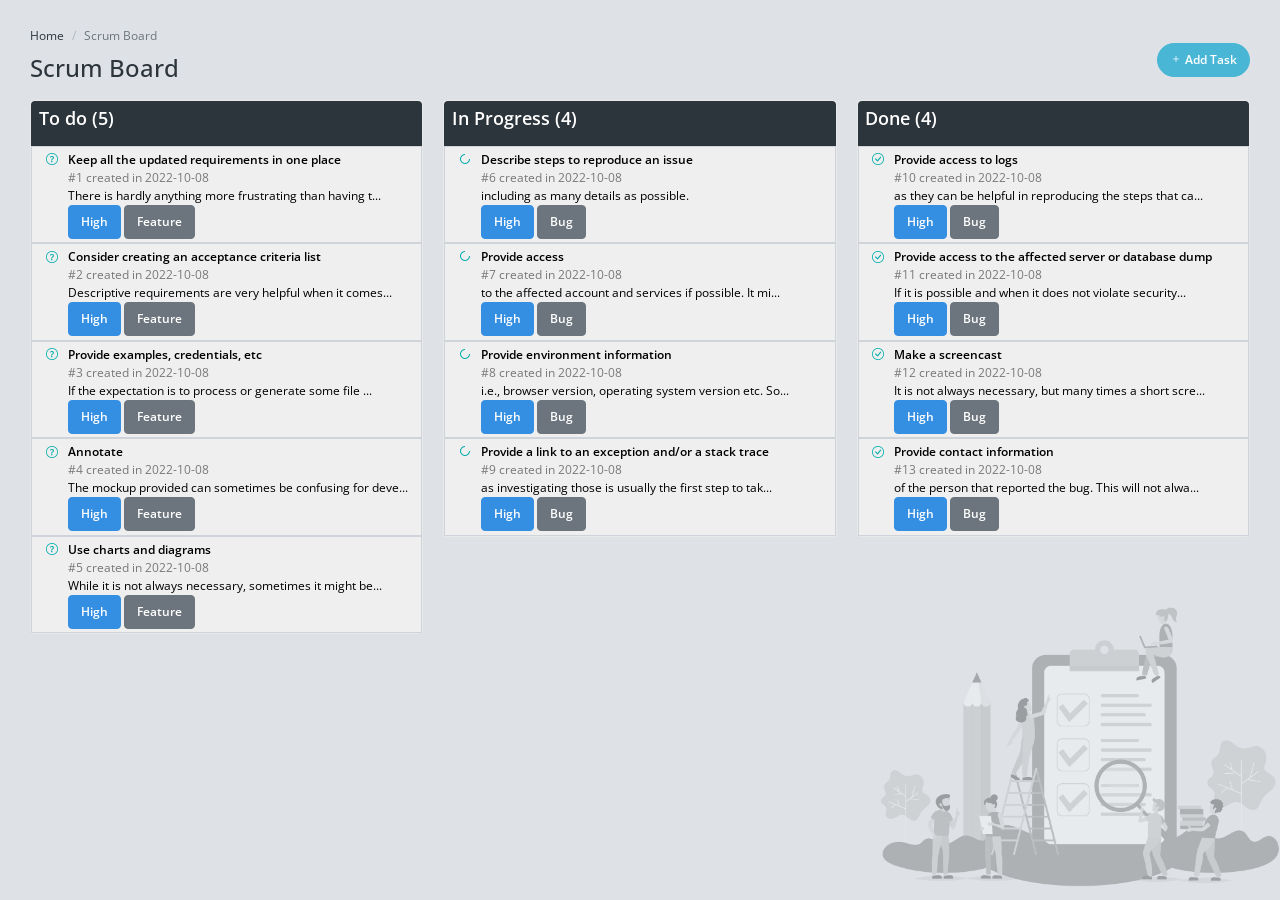
<file: brief6_Bootstrap/starter/index.html>
<!DOCTYPE html>
<html lang="en">

<head>
    <meta charset="utf-8" />
    <title>YouCode | Scrum Board</title>
    <meta content="width=device-width, initial-scale=1.0, maximum-scale=1.0, user-scalable=no" name="viewport" />
    <meta content="" name="description" />
    <meta content="" name="author" />

    <!-- ================== BEGIN core-css ================== -->
    <link href="https://fonts.googleapis.com/css?family=Open+Sans:300,400,600,700" rel="stylesheet" />
    <link href="assets/css/vendor.min.css" rel="stylesheet" />
    <link href="assets/css/default/app.min.css" rel="stylesheet" />
	<link rel="stylesheet" href="https://cdn.jsdelivr.net/npm/bootstrap-icons@1.5.0/font/bootstrap-icons.css">
	<link rel="stylesheet" href="https://unpkg.com/boxicons@2.1.2/css/boxicons.min.css" rel="stylesheet">
    <link href="assets/css/style.css" rel="stylesheet" />
    <!-- ================== END core-css ================== -->
</head>

<body>

    <!-- BEGIN #app -->
    <div id="app " class="app-without-sidebar ">

        <!-- BEGIN #content -->
        <div id="content " class="app-content main-style ">
            <div class="d-flex  justify-content-between align-items-center ">
                <div class="breadcrumb-h1 ">
                    <!-- eviter order list(1/2/3)+decoration de a+color avec breadcumb -->
                    <ol class="breadcrumb ">
                        <li class="breadcrumb-item "><a href="javascript:; ">Home</a></li>
                        <li class="breadcrumb-item active " aria-current="location ">Scrum Board </li>
                    </ol>
                    <!-- BEGIN page-header -->
                    <h1 class="page-header ">
                        Scrum Board
                    </h1>
                    <!-- END page-header -->
                </div>

                <div class="d-flex align-items-center ">
                    <button type="button" class="btn btn-info rounded-pill " data-bs-toggle="modal" data-bs-target="#AddTask"><i class="bi bi-plus  "></i>  Add Task</a>
						
    </div>
    </div>

    <div class="row ">
        <div class="col-lg-4  col-md-6 col-sm-12 col-xs-12 ">
            <div class="card">
                <div class="card-header p-2 bg-dark rounded-top ">
                    <h4 class="text-white  ">To do (<span id="to-do-tasks-count ">5</span>)</h4>

                </div>
                <div class=" " id="to-do-tasks ">
                    <!-- TO DO TASKS HERE -->
                    <button class="d-flex button w-100 border p-1 ">
								<div class="col-md-1">
									<i class="bi bi-question-circle text-success"></i>
									<!-- <i class=" fa fa-question-circle "></i>  -->
								</div>
								<div class="col-md-11 text-start">
									<div class=" fw-bold">Keep all the updated requirements in one place</div>
									<div class=" ">
										<div class="text-black-50  ">#1 created in 2022-10-08</div>
										<div class=" " title="There is hardly anything more frustrating than having to look for current requirements in tens of comments under the actual description or having to decide which commenter is actually authorized to change the requirements.
            The goal here is to keep all the up-to-date requirements and details in the main/primary description of a task. Even though the information in comments may affect initial criteria, just update this primary description accordingly. ">There is hardly anything more frustrating than having t...</div>
									</div>
									<div class=" ">
										<span class="col-md-auto btn btn-primary rounded-bottom rounded-top ">High</span>
										<span class=" col-md-auto btn btn-gray ">Feature</span>
									</div>
								</div>
							</button>
                    <button class="d-flex button w-100 border p-1   ">
								<div class="col-md-1 ">
									<i class="bi bi-question-circle text-success "></i> 
								</div>
								<div class=" col-md-11 text-start">
									<div class=" fw-bold">Consider creating an acceptance criteria list</div>
									<div class=" ">
										<div class=" text-black-50 ">#2 created in 2022-10-08</div>
										<div class=" " title="Descriptive requirements are very helpful when it comes to understanding the context of a problem, yet finally it is good to precisely specify what is expected. Thus the developer will not have to look for the actual
            requirements in a long, descriptive text but he will be able to easily get to the essence. One might find that sometimes — when acceptance criteria are well defined — there is little or no need for any additional information. Example: a) User
            navigates to “/accounts” and clicks on red download CSV button b) Popup appears with two buttons: “This year” and “Last year” c) If user clicked on “Last year” download is initiated d) CSV downloaded includes following columns… ">Descriptive requirements are very helpful when it comes...</div>
									</div>
									<div class=" ">
										<span class=" col-md-auto btn btn-primary rounded-bottom rounded-top">High</span>
										<span class=" col-md-auto btn btn-gray">Feature</span>
									</div>
								</div>
							</button>
                    <button class=" d-flex button w-100 border p-1 ">
								<div class="col-md-1 ">
									<i class=" bi bi-question-circle text-success"></i> 
								</div>
								<div class="col-md-11 text-start ">
									<div class="fw-bold ">Provide examples, credentials, etc</div>
									<div class=" ">
										<div class="text-black-50 ">#3 created in 2022-10-08</div>
										<div class=" " title="If the expectation is to process or generate some file — attach an example of such a file. If the goal is to integrate what is being developed with some service, ensure your devs have access to this service and its documentation.
            This list could go on and on — the bottom line is — if there is something that our developer might make use of, try to foresee it and provide them with (access to) it. ">If the expectation is to process or generate some file ...</div>
									</div>
									<div class=" ">
										<span class="  col-md-auto btn btn-primary rounded-bottom rounded-top">High</span>
										<span class="col-md-auto btn btn-gray ">Feature</span>
									</div>
								</div>
							</button>
                    <button class="d-flex button w-100 border p-1 ">
								<div class=" col-md-1 ">
									<i class=" bi bi-question-circle text-success"></i> 
								</div>
								<div class=" col-md-11 text-start">
									<div class=" fw-bold">Annotate</div>
									<div class=" ">
										<div class=" text-black-50">#4 created in 2022-10-08</div>
										<div class=" " title="The mockup provided can sometimes be confusing for developers. Especially if it contains much more content than the scope of the task described. Drop a couple of arrows, outlines and annotations here and there to emphasize
            what are the important parts of the mockup from the task requirements perspective. ">The mockup provided can sometimes be confusing for deve...</div>
									</div>
									<div class=" ">
										<span class=" col-md-auto btn btn-primary rounded-bottom rounded-top ">High</span>
										<span class="col-md-auto btn btn-gray ">Feature</span>
									</div>
								</div>
							</button>
                    <button class="d-flex button w-100 border p-1 ">
								<div class="col-md-1 ">
									<i class=" bi bi-question-circle text-success "></i> 
								</div>
								<div class=" col-md-11 text-start">
									<div class=" fw-bold">Use charts and diagrams</div>
									<div class=" ">
										<div class=" text-black-50">#5 created in 2022-10-08</div>
										<div class=" " title="While it is not always necessary, sometimes it might be beneficial to prepare a flowchart, a block diagram or some other kind of concept visualization that will render it easy for the developer to comprehend the task
            and its scope. ">While it is not always necessary, sometimes it might be...</div>
									</div>
									<div class=" ">
										<span class=" col-md-auto btn btn-primary rounded-bottom rounded-top">High</span>
										<span class="col-md-auto btn btn-gray ">Feature</span>
									</div>
								</div>
							</button>
                </div>
            </div>
        </div>
        <div class="col-lg-4 col-md-6 col-sm-12 col-xs-12">
            <div class="card ">
                <div class="card-header p-2 bg-dark rounded-top ">
                    <h4 class=" text-white">In Progress (<span id="in-progress-tasks-count ">4</span>)</h4>

                </div>
                <div class=" " id="in-progress-tasks ">
                    <!-- IN PROGRESS TASKS HERE -->
                    <button class="d-flex button w-100 border p-1 ">
								<div class="col-md-1 ">
									<i class='bx bx-loader-alt text-success'></i>
								</div>
								<div class="col-md-11 text-start ">
									<div class="fw-bold ">Describe steps to reproduce an issue</div>
									<div class=" ">
										<div class=" text-black-50">#6 created in 2022-10-08</div>
										<div class=" " title="including as many details as possible. ">including as many details as possible.</div>
									</div>
									<div class=" ">
										<span class=" col-md-auto btn btn-primary rounded-bottom rounded-top">High</span>
										<span class="col-md-auto btn btn-gray ">Bug</span>
									</div>
								</div>
							</button>
                    <button class=" d-flex button w-100 border p-1">
								<div class="col-md-1 ">
									<i class='bx bx-loader-alt text-success'></i>
								</div>
								<div class="col-md-11 text-start ">
									<div class="fw-bold ">Provide access</div>
									<div class=" ">
										<div class="text-black-50 ">#7 created in 2022-10-08</div>
										<div class=" " title="to the affected account and services if possible. It might be hard to reproduce the exact environment on a local machine. ">to the affected account and services if possible. It mi...</div>
									</div>
									<div class=" ">
										<span class="col-md-auto btn btn-primary rounded-bottom rounded-top ">High</span>
										<span class=" col-md-auto btn btn-gray">Bug</span>
									</div>
								</div>
							</button>
                    <button class="d-flex button w-100 border p-1 ">
								<div class="col-md-1  ">
									<i class=" bx bx-loader-alt text-success"></i> 
								</div>
								<div class="col-md-11 text-start  ">
									<div class="fw-bold ">Provide environment information</div>
									<div class=" ">
										<div class="text-black-50 ">#8 created in 2022-10-08</div>
										<div class=" " title="i.e., browser version, operating system version etc. Sometimes a list of installed browser plugins and extensions might be helpful as well. ">i.e., browser version, operating system version etc. So...</div>
									</div>
									<div class=" ">
										<span class=" col-md-auto btn btn-primary rounded-bottom rounded-top">High</span>
										<span class="col-md-auto btn btn-gray ">Bug</span>
									</div>
								</div>
							</button>
                    <button class="d-flex button w-100 border p-1 ">
								<div class=" col-md-1 ">
									<i class="bx bx-loader-alt text-success "></i> 
								</div>
								<div class=" col-md-11 text-start ">
									<div class="fw-bold  ">Provide a link to an exception and/or a stack trace</div>
									<div class=" ">
										<div class=" text-black-50">#9 created in 2022-10-08</div>
										<div class=" " title="as investigating those is usually the first step to take in resolving the problem. ">as investigating those is usually the first step to tak...</div>
									</div>
									<div class=" ">
										<span class=" col-md-auto btn btn-primary rounded-bottom rounded-top">High</span>
										<span class=" col-md-auto btn btn-gray">Bug</span>
									</div>
								</div>
							</button>
                </div>
            </div>
        </div>
        <div class="col-lg-4 col-md-6 col-sm-12 col-xs-12">
            <div class=" card">
                <div class=" card-header p-2 bg-dark rounded-top">
                    <h4 class="text-white ">Done (<span id="done-tasks-count ">4</span>)</h4>

                </div>
                <div class=" " id="done-tasks ">
                    <!-- DONE TASKS HERE -->
                    <button class=" d-flex button w-100 border p-1 ">
								<div class=" col-md-1">
									<i class="bi bi-check-circle text-success"></i>
								</div>
								<div class="col-md-11 text-start ">
									<div class="fw-bold ">Provide access to logs</div>
									<div class=" ">
										<div class=" text-black-50">#10 created in 2022-10-08</div>
										<div class=" " title="as they can be helpful in reproducing the steps that caused the problem in the first place. ">as they can be helpful in reproducing the steps that ca...</div>
									</div>
									<div class=" ">
										<span class=" col-md-auto btn btn-primary rounded-bottom rounded-top">High</span>
										<span class="col-md-auto btn btn-gray ">Bug</span>
									</div>
								</div>
							</button>
                    <button class=" d-flex button w-100 border p-1 ">
								<div class=" col-md-1">
									<i class="bi bi-check-circle text-success"></i>
								</div>
								<div class=" col-md-11 text-start">
									<div class="fw-bold ">Provide access to the affected server or database dump</div>
									<div class=" ">
										<div class=" text-black-50">#11 created in 2022-10-08</div>
										<div class=" " title="If it is possible and when it does not violate security policies, it is usually helpful for the developer to access the original data that might have played a role in the problem. ">If it is possible and when it does not violate security...</div>
									</div>
									<div class=" ">
										<span class=" col-md-auto btn btn-primary rounded-bottom rounded-top">High</span>
										<span class=" col-md-auto btn btn-gray">Bug</span>
									</div>
								</div>
							</button>
                    <button class="d-flex button w-100 border p-1 ">
								<div class="col-md-1 ">
									<i class="bi bi-check-circle text-success"></i>
								</div>
								<div class="col-md-11 text-start ">
									<div class=" fw-bold">Make a screencast</div>
									<div class=" ">
										<div class=" text-black-50">#12 created in 2022-10-08</div>
										<div class=" " title="It is not always necessary, but many times a short screencast (or at least a screenshot) says more than a thousand words. While working on MacOS you can use QuickTime Player for the purpose but there are plenty of tools
            available for other operating systems as well. ">It is not always necessary, but many times a short scre...</div>
									</div>
									<div class=" ">
										<span class=" col-md-auto btn btn-primary rounded-bottom rounded-top">High</span>
										<span class="col-md-auto btn btn-gray ">Bug</span>
									</div>
								</div>
							</button>
                    <button class="d-flex button w-100 border p-1 ">
								<div class="col-md-1 ">
									<i class="bi bi-check-circle text-success"></i>
								</div>
								<div class="col-md-11 text-start ">
									<div class="fw-bold ">Provide contact information</div>
									<div class=" ">
										<div class=" text-black-50">#13 created in 2022-10-08</div>
										<div class=" " title="of the person that reported the bug. This will not always be possible, but in some cases it might be advantageous and most effective if a developer can have a chat with a person that actually experienced the bug, especially
            if the steps to reproduce a problem are not deterministic. ">of the person that reported the bug. This will not alwa...</div>
									</div>
									<div class=" ">
										<span class=" col-md-auto btn btn-primary rounded-bottom rounded-top">High</span>
										<span class="col-md-auto btn btn-gray ">Bug</span>
									</div>
								</div>
							</button>
                </div>
            </div>
        </div>
    </div>
    </div>
    <!-- END #content -->


    <!-- BEGIN scroll-top-btn -->
    <a href="javascript:; " class="btn btn-icon btn-circle btn-success btn-scroll-to-top " data-toggle="scroll-to-top "><i class="fa fa-angle-up "></i></a>
    <!-- END scroll-top-btn -->
    </div>
    <!-- END #app -->

    <!-- TASK MODAL -->
   
        <!-- Modal content goes here -->
		<div class="modal fade" id="AddTask" tabindex="-1" aria-labelledby="task" aria-hidden="true">
			<div class="modal-dialog">
				<div class="modal-content">
					<div class="modal-header ">
						<h4 class="modal-title" id="task">Add task</h4>
						<button type="button" class="btn-close" data-bs-dismiss="modal" aria-label="Close"></button>
					</div>
					<div class="modal-body">
						<form action="" method="post">
						<div class="form-outline mb-2">
							<label class="form-label" for="titre">Titre</label>
							<input type="text" id="titre" class="form-control" />
						  </div>
						  <div class="form-outline mb-2">
							<label class="form-label " for="type">Type</label>
							<div class="form-check">
								<input class="form-check-input" type="radio" name="radio1" id="feature" checked>
								<label class="form-check-label" for="feature">
								  Feature
								</label>
							  </div>
							  <div class="form-check">
								<input class="form-check-input" type="radio" name="radio2" id="bug" >
								<label class="form-check-label" for="bug">
								  Bug
								</label>
							  </div>
						  </div>
					
						  <div class="form-outline mb-2">
							<label class="form-label" for="priority">Priority</label>
							<select class="form-select" aria-label="Priority select ">
								<option selected>Please select</option>
								<option value="1">1</option>
								<option value="2">2</option>
								<option value="3">3</option>
							  </select>
						  </div>
						  <div class="form-outline mb-2">
							<label class="form-label" for="status">Status</label>
							<select class="form-select" aria-label="status select ">
								<option selected>Please select</option>
								<option value="1">1</option>
								<option value="2">2</option>
								<option value="3">3</option>
							  </select>
						  </div>
						  <div class="form-outline mb-2">
							<label class="form-label" for="date">Date</label>
							<input type="date" id="date" class="form-control" />
						  </div>
						  <div class="form-outline mb-2">
							<label class="form-label" for="description">Description</label>
							<textarea class="form-control" placeholder="" id="description" style="height: 100px"></textarea>
						  </div>
						
						
						  
						</form>
					</div>
					<div class="modal-footer">
						<button type="button" class="btn btn-secondary" data-bs-dismiss="modal">Close</button>
						<button type="button" class="btn btn-primary">Save</button>
					</div>
				</div>
			</div>
		</div>
 

    <!-- ================== BEGIN core-js ================== -->
    <script src="assets/js/vendor.min.js "></script>
    <script src="assets/js/app.min.js "></script>
    <!-- ================== END core-js ================== -->
</body>


</html>
</file>
<file: brief6_Bootstrap/starter/assets/css/style.css>
.pace {
    display: none;
}

.main-style {
    min-height: 100vh;
    background: url(../img/cover/cover-scrum-board.png) no-repeat fixed;
    background-size: 400px;
    background-position: right bottom;
    /*position de l'image right-bottom*/
}
</file>
